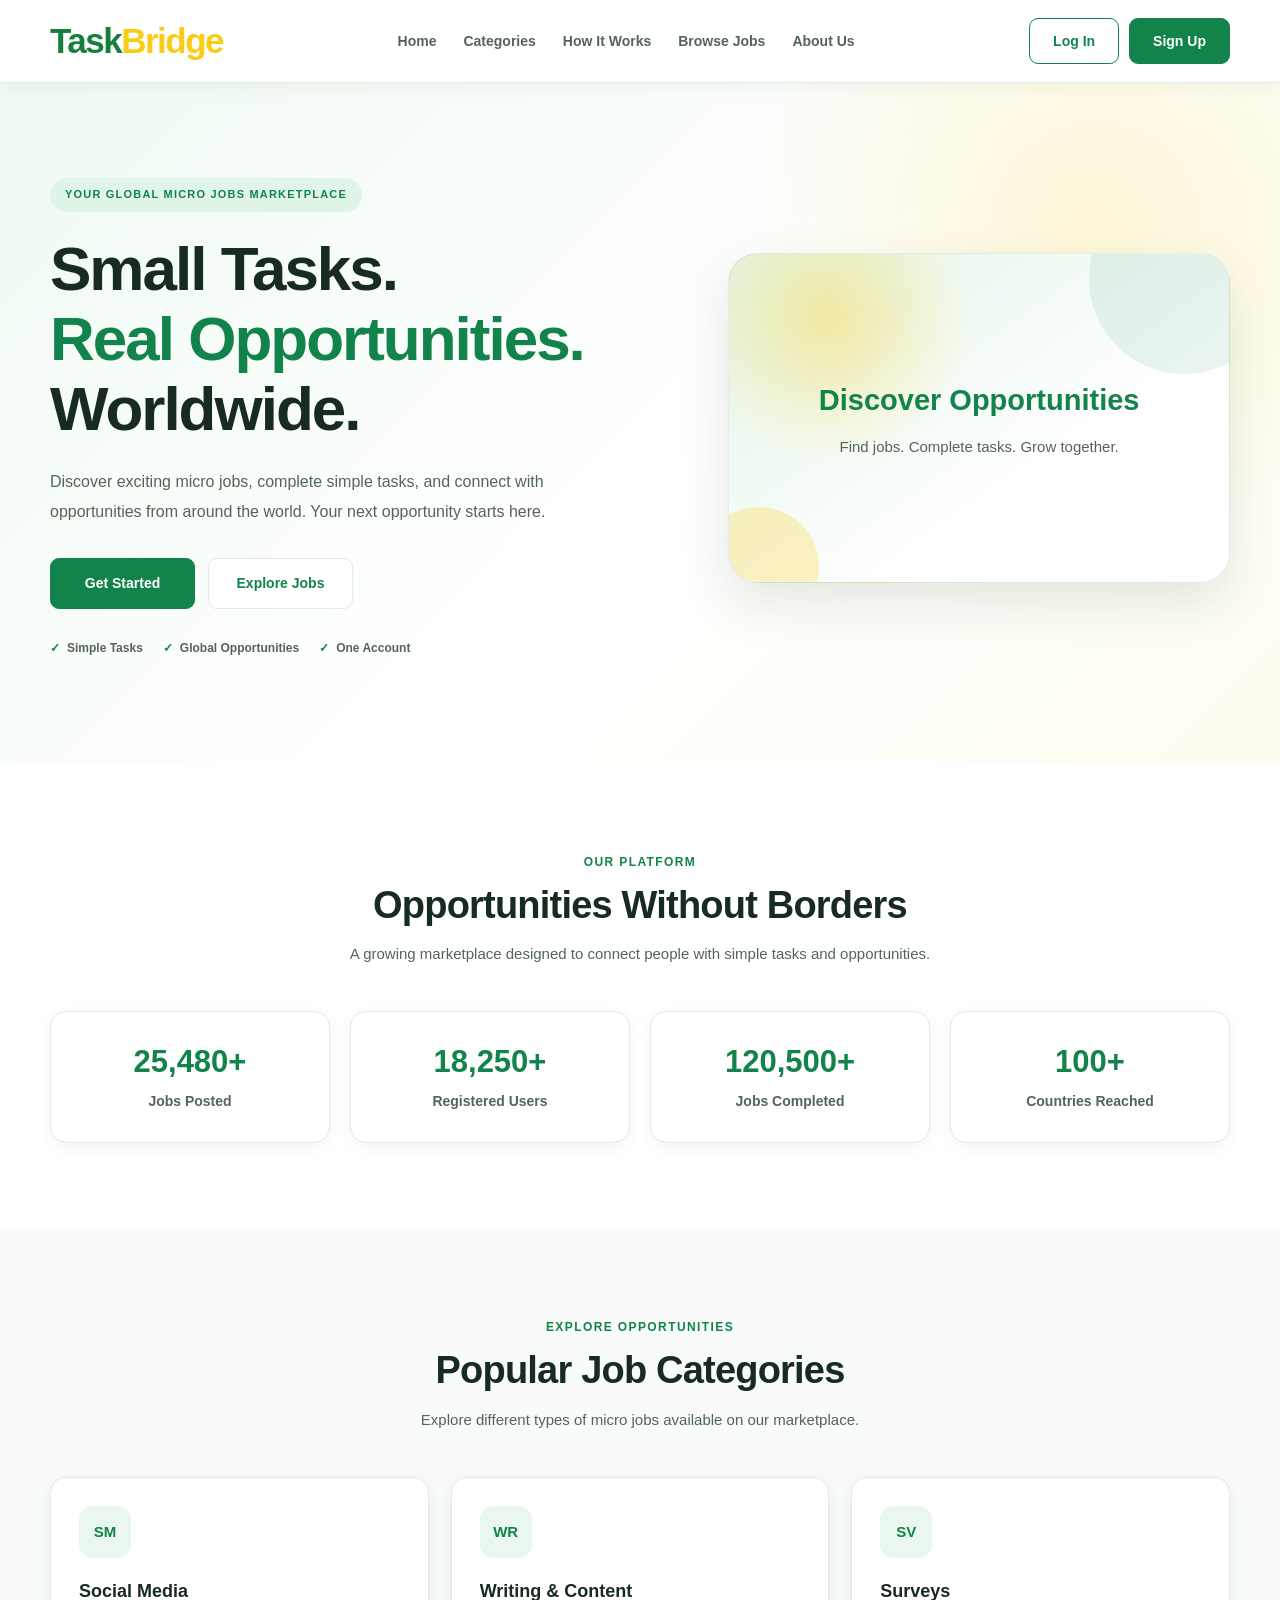
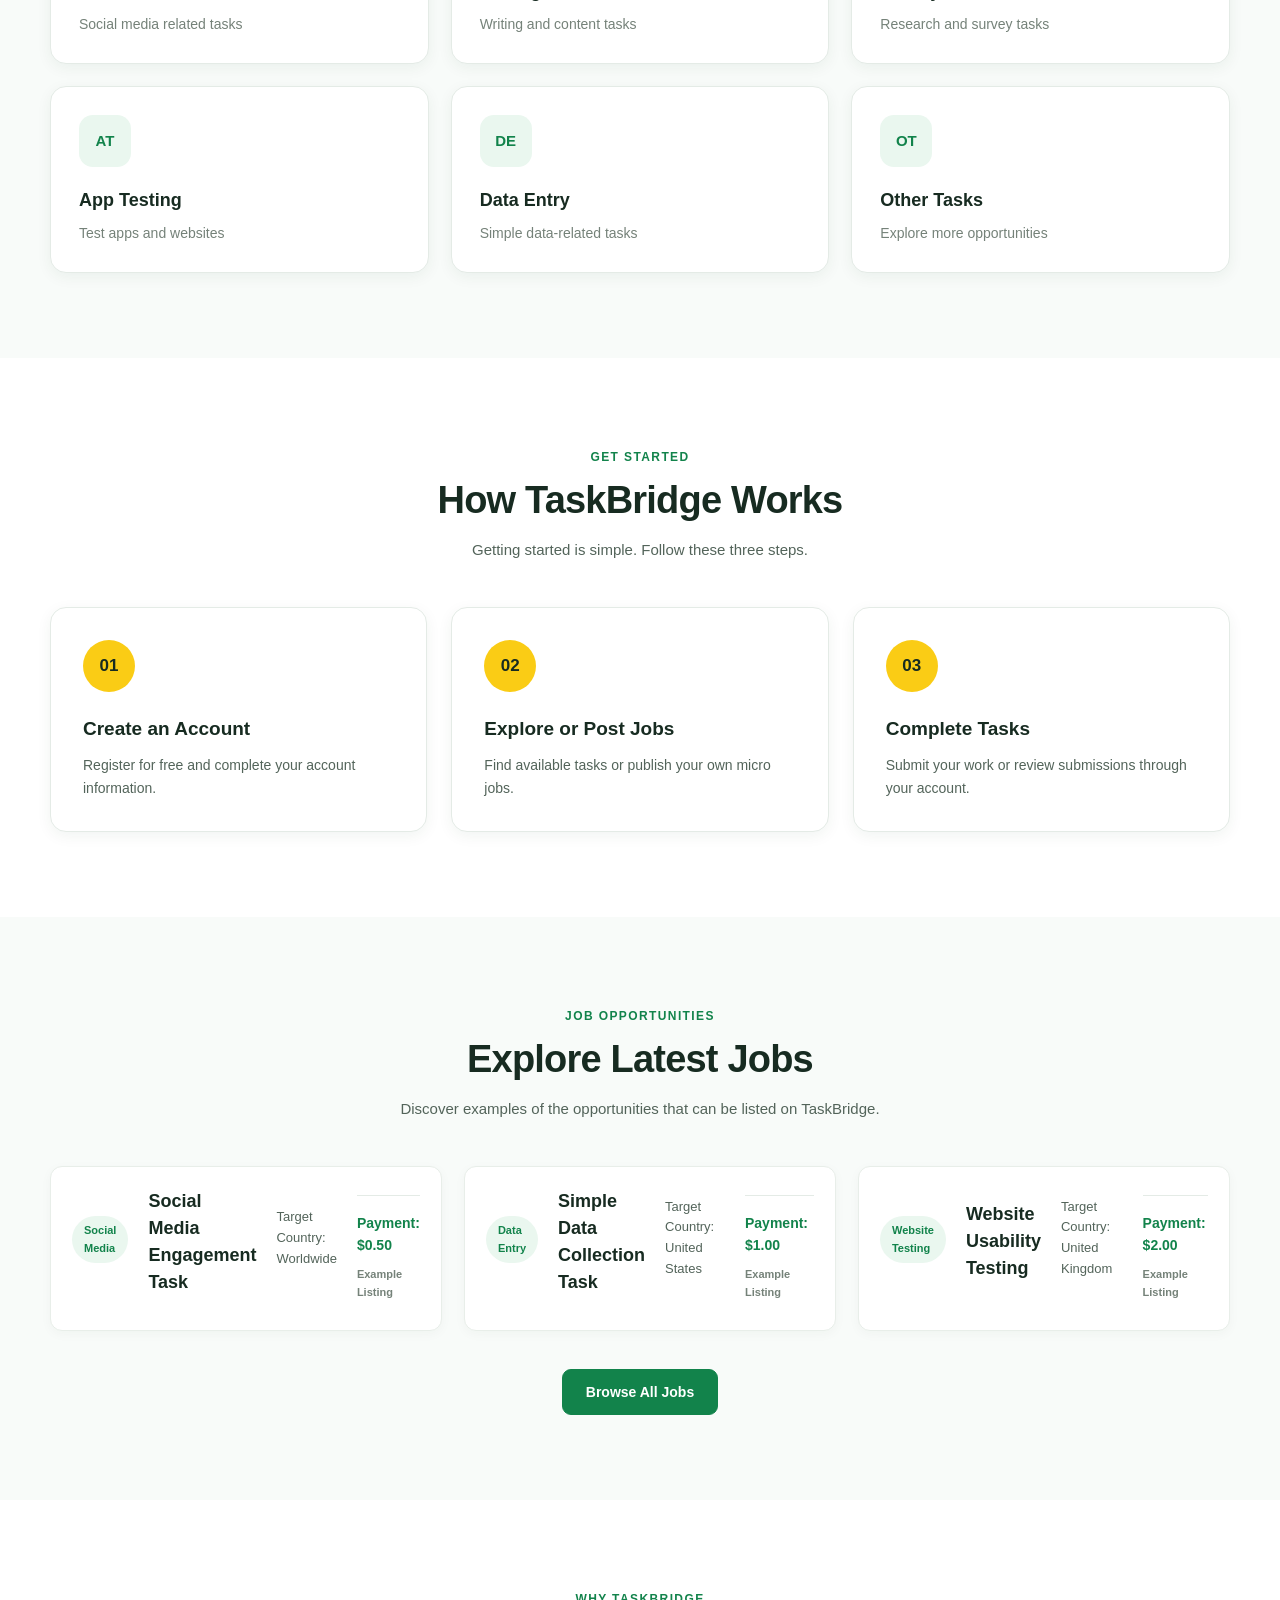
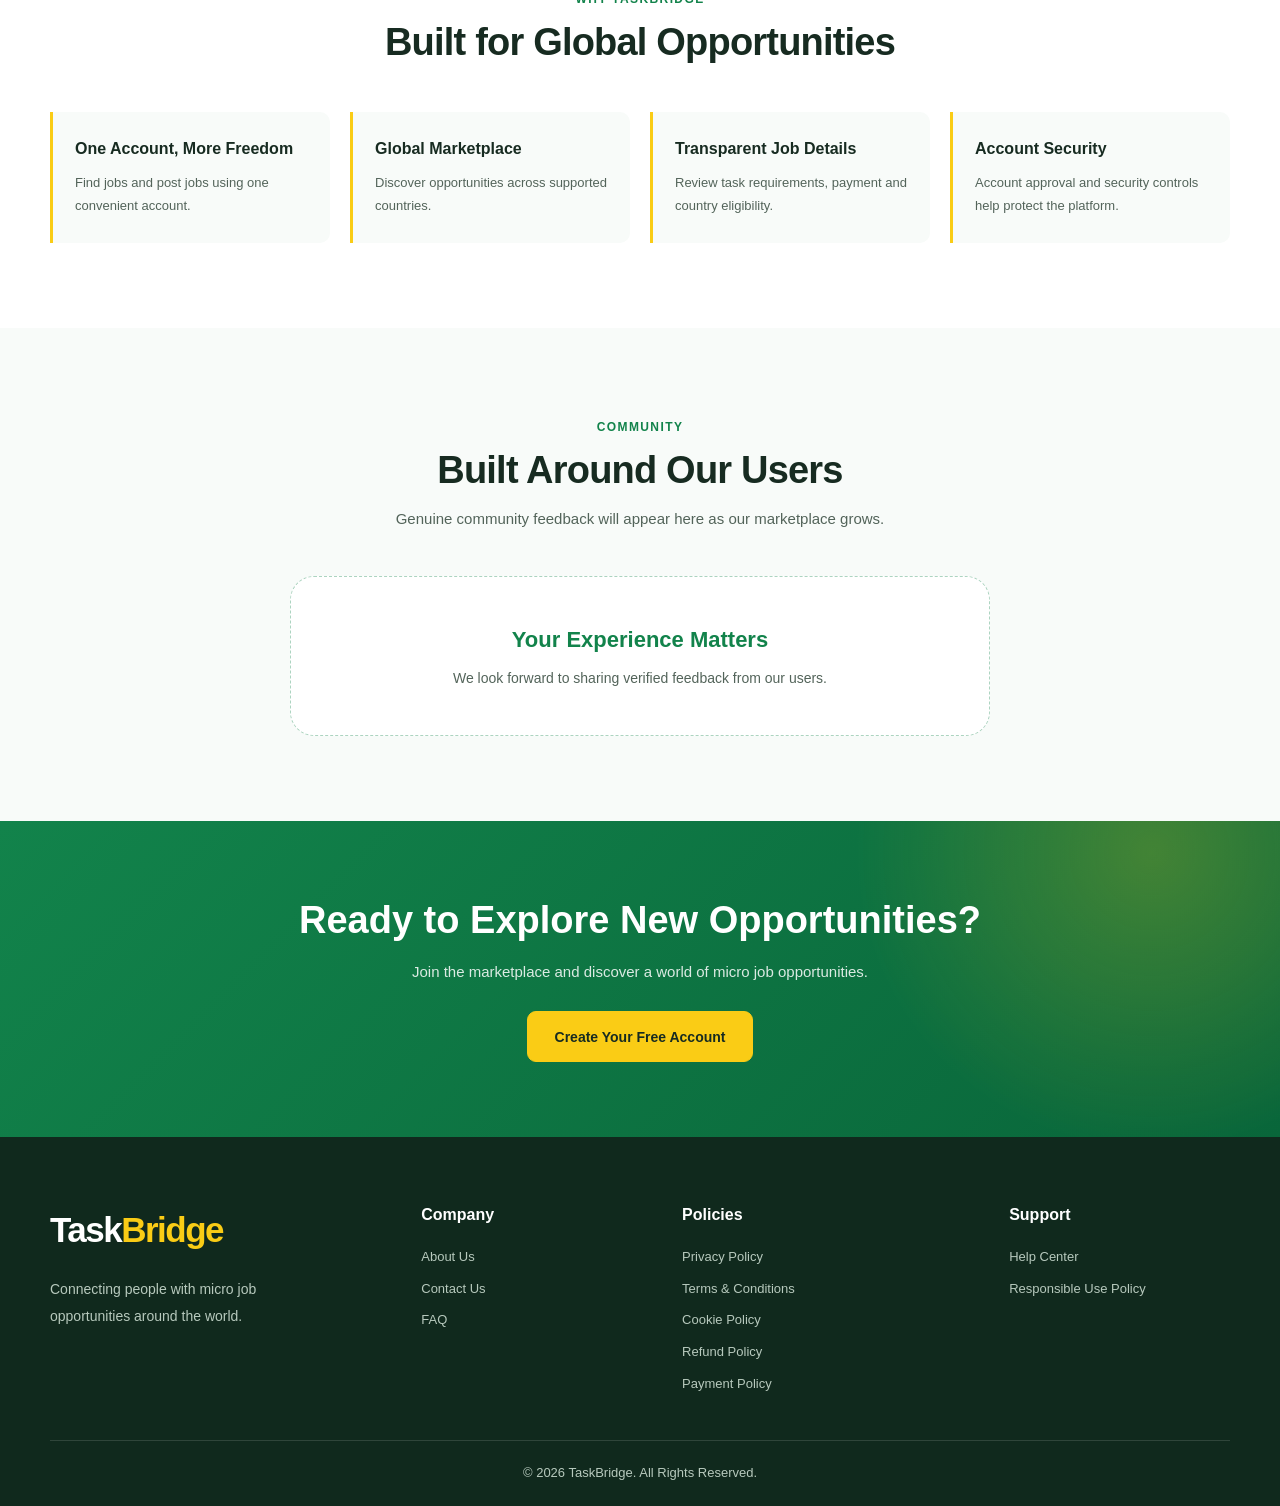
<file: index.html>
<!DOCTYPE html>
<html lang="en">
<head>
    <meta charset="UTF-8">
    <meta name="viewport" content="width=device-width, initial-scale=1.0">

    <title>TaskBridge - Global Micro Jobs Marketplace</title>

    <meta name="description"
          content="Discover micro jobs, complete tasks, and connect with people worldwide on TaskBridge.">

    <link rel="stylesheet" href="./style.css">
    <link rel="stylesheet" href="./register.css">
    <link rel="stylesheet" href="./login.css">
    <link rel="stylesheet" href="./find-job.css">
</head>

<body>

    <!-- ================= HEADER ================= -->

    <header class="site-header">

        <div class="container header-content">

            <a href="index.html" class="logo">
                Task<span>Bridge</span>
            </a>

            <nav class="main-navigation">
                <a href="#home">Home</a>
                <a href="#categories">Categories</a>
                <a href="#how-it-works">How It Works</a>
                <a href="#latest-jobs">Browse Jobs</a>
                <a href="#about">About Us</a>
            </nav>

            <div class="header-actions">
                <a href="login.html" class="btn btn-login">Log In</a>
                <a href="register.html" class="btn btn-signup">Sign Up</a>
            </div>

        </div>

    </header>


    <!-- ================= HERO SECTION ================= -->

    <main>

        <section class="hero-section" id="home">

            <div class="container hero-content">

                <div class="hero-text">

                    <span class="hero-label">
                        YOUR GLOBAL MICRO JOBS MARKETPLACE
                    </span>

                    <h1>
                        Small Tasks.
                        <span>Real Opportunities.</span>
                        Worldwide.
                    </h1>

                    <p>
                        Discover exciting micro jobs, complete simple tasks,
                        and connect with opportunities from around the world.
                        Your next opportunity starts here.
                    </p>

                    <div class="hero-buttons">
                        <a href="register.html" class="btn btn-primary">
                            Get Started
                        </a>

                        <a href="#latest-jobs" class="btn btn-secondary">
                            Explore Jobs
                        </a>
                    </div>

                    <div class="hero-trust">
                        <span>Simple Tasks</span>
                        <span>Global Opportunities</span>
                        <span>One Account</span>
                    </div>

                </div>

                <div class="hero-visual">
                    <!-- Hero illustration will be added with CSS or SVG later -->
                    <div class="hero-placeholder">
                        <h3>Discover Opportunities</h3>
                        <p>Find jobs. Complete tasks. Grow together.</p>
                    </div>
                </div>

            </div>

        </section>


        <!-- ================= STATISTICS ================= -->

        <section class="statistics-section">

            <div class="container">

                <div class="section-heading">
                    <span>OUR PLATFORM</span>
                    <h2>Opportunities Without Borders</h2>
                    <p>
                        A growing marketplace designed to connect people
                        with simple tasks and opportunities.
                    </p>
                </div>

                <div class="statistics-grid">

                    <div class="stat-card">
                        <h3>25,480+</h3>
                        <p>Jobs Posted</p>
                    </div>

                    <div class="stat-card">
                        <h3>18,250+</h3>
                        <p>Registered Users</p>
                    </div>

                    <div class="stat-card">
                        <h3>120,500+</h3>
                        <p>Jobs Completed</p>
                    </div>

                    <div class="stat-card">
                        <h3>100+</h3>
                        <p>Countries Reached</p>
                    </div>

                </div>

                <!--
                    DEMO CONTENT:
                    These figures are illustrative design values only.
                    Replace them with real database statistics before launch.
                -->

            </div>

        </section>


        <!-- ================= CATEGORIES ================= -->

        <section class="categories-section" id="categories">

            <div class="container">

                <div class="section-heading">
                    <span>EXPLORE OPPORTUNITIES</span>
                    <h2>Popular Job Categories</h2>
                    <p>
                        Explore different types of micro jobs
                        available on our marketplace.
                    </p>
                </div>

                <div class="categories-grid">

                    <a href="jobs.html?category=social-media"
                       class="category-card">
                        <div class="category-icon">SM</div>
                        <h3>Social Media</h3>
                        <p>Social media related tasks</p>
                    </a>

                    <a href="jobs.html?category=writing"
                       class="category-card">
                        <div class="category-icon">WR</div>
                        <h3>Writing & Content</h3>
                        <p>Writing and content tasks</p>
                    </a>

                    <a href="jobs.html?category=surveys"
                       class="category-card">
                        <div class="category-icon">SV</div>
                        <h3>Surveys</h3>
                        <p>Research and survey tasks</p>
                    </a>

                    <a href="jobs.html?category=app-testing"
                       class="category-card">
                        <div class="category-icon">AT</div>
                        <h3>App Testing</h3>
                        <p>Test apps and websites</p>
                    </a>

                    <a href="jobs.html?category=data-entry"
                       class="category-card">
                        <div class="category-icon">DE</div>
                        <h3>Data Entry</h3>
                        <p>Simple data-related tasks</p>
                    </a>

                    <a href="jobs.html?category=other"
                       class="category-card">
                        <div class="category-icon">OT</div>
                        <h3>Other Tasks</h3>
                        <p>Explore more opportunities</p>
                    </a>

                </div>

            </div>

        </section>


        <!-- ================= HOW IT WORKS ================= -->

        <section class="how-it-works-section" id="how-it-works">

            <div class="container">

                <div class="section-heading">
                    <span>GET STARTED</span>
                    <h2>How TaskBridge Works</h2>
                    <p>
                        Getting started is simple.
                        Follow these three steps.
                    </p>
                </div>

                <div class="steps-grid">

                    <div class="step-card">
                        <span class="step-number">01</span>
                        <h3>Create an Account</h3>
                        <p>
                            Register for free and complete
                            your account information.
                        </p>
                    </div>

                    <div class="step-card">
                        <span class="step-number">02</span>
                        <h3>Explore or Post Jobs</h3>
                        <p>
                            Find available tasks or publish
                            your own micro jobs.
                        </p>
                    </div>

                    <div class="step-card">
                        <span class="step-number">03</span>
                        <h3>Complete Tasks</h3>
                        <p>
                            Submit your work or review
                            submissions through your account.
                        </p>
                    </div>

                </div>

            </div>

        </section>


        <!-- ================= LATEST JOBS ================= -->

        <section class="latest-jobs-section" id="latest-jobs">

            <div class="container">

                <div class="section-heading">
                    <span>JOB OPPORTUNITIES</span>
                    <h2>Explore Latest Jobs</h2>
                    <p>
                        Discover examples of the opportunities
                        that can be listed on TaskBridge.
                    </p>
                </div>

                <div class="jobs-grid">

                    <article class="job-card">
                        <span class="job-category">Social Media</span>
                        <h3>Social Media Engagement Task</h3>
                        <p>Target Country: Worldwide</p>
                        <div class="job-details">
                            <span>Payment: $0.50</span>
                            <span>Example Listing</span>
                        </div>
                    </article>

                    <article class="job-card">
                        <span class="job-category">Data Entry</span>
                        <h3>Simple Data Collection Task</h3>
                        <p>Target Country: United States</p>
                        <div class="job-details">
                            <span>Payment: $1.00</span>
                            <span>Example Listing</span>
                        </div>
                    </article>

                    <article class="job-card">
                        <span class="job-category">Website Testing</span>
                        <h3>Website Usability Testing</h3>
                        <p>Target Country: United Kingdom</p>
                        <div class="job-details">
                            <span>Payment: $2.00</span>
                            <span>Example Listing</span>
                        </div>
                    </article>

                </div>

                <div class="center-button">
                    <a href="jobs.html" class="btn btn-primary">
                        Browse All Jobs
                    </a>
                </div>

                <!--
                    EXAMPLE LISTINGS:
                    Replace these cards with approved jobs from the database.
                -->

            </div>

        </section>


        <!-- ================= WHY CHOOSE US ================= -->

        <section class="why-choose-section" id="about">

            <div class="container">

                <div class="section-heading">
                    <span>WHY TASKBRIDGE</span>
                    <h2>Built for Global Opportunities</h2>
                </div>

                <div class="features-grid">

                    <div class="feature-card">
                        <h3>One Account, More Freedom</h3>
                        <p>
                            Find jobs and post jobs using
                            one convenient account.
                        </p>
                    </div>

                    <div class="feature-card">
                        <h3>Global Marketplace</h3>
                        <p>
                            Discover opportunities across
                            supported countries.
                        </p>
                    </div>

                    <div class="feature-card">
                        <h3>Transparent Job Details</h3>
                        <p>
                            Review task requirements,
                            payment and country eligibility.
                        </p>
                    </div>

                    <div class="feature-card">
                        <h3>Account Security</h3>
                        <p>
                            Account approval and security
                            controls help protect the platform.
                        </p>
                    </div>

                </div>

            </div>

        </section>


        <!-- ================= TESTIMONIALS ================= -->

        <section class="testimonials-section">

            <div class="container">

                <div class="section-heading">
                    <span>COMMUNITY</span>
                    <h2>Built Around Our Users</h2>
                    <p>
                        Genuine community feedback will appear here
                        as our marketplace grows.
                    </p>
                </div>

                <div class="testimonial-placeholder">
                    <h3>Your Experience Matters</h3>
                    <p>
                        We look forward to sharing verified
                        feedback from our users.
                    </p>
                </div>

            </div>

        </section>


        <!-- ================= CALL TO ACTION ================= -->

        <section class="cta-section">

            <div class="container">

                <h2>Ready to Explore New Opportunities?</h2>

                <p>
                    Join the marketplace and discover
                    a world of micro job opportunities.
                </p>

                <a href="register.html" class="btn btn-cta">
                    Create Your Free Account
                </a>

            </div>

        </section>

    </main>


    <!-- ================= FOOTER ================= -->

    <footer class="site-footer">

        <div class="container">

            <div class="footer-grid">

                <div class="footer-about">
                    <a href="index.html" class="logo">
                        Task<span>Bridge</span>
                    </a>

                    <p>
                        Connecting people with micro job
                        opportunities around the world.
                    </p>
                </div>


                <div class="footer-links">
                    <h3>Company</h3>
                    <a href="about.html">About Us</a>
                    <a href="contact.html">Contact Us</a>
                    <a href="faq.html">FAQ</a>
                </div>


                <div class="footer-links">
                    <h3>Policies</h3>
                    <a href="privacy.html">Privacy Policy</a>
                    <a href="terms.html">Terms & Conditions</a>
                    <a href="cookies.html">Cookie Policy</a>
                    <a href="refund.html">Refund Policy</a>
                    <a href="payment-policy.html">Payment Policy</a>
                </div>


                <div class="footer-links">
                    <h3>Support</h3>
                    <a href="help.html">Help Center</a>
                    <a href="responsible-use.html">Responsible Use Policy</a>
                </div>

            </div>

            <div class="footer-bottom">
                <p>
                    &copy; <span id="current-year">2026</span>
                    TaskBridge. All Rights Reserved.
                </p>
            </div>

        </div>

    </footer>


    <!-- ================= JAVASCRIPT ================= -->

    <script src="script.js"></script>
    <script src="./register.js"></script>
    <script src="./find-job.js"></script>

</body>
</html>
</file>
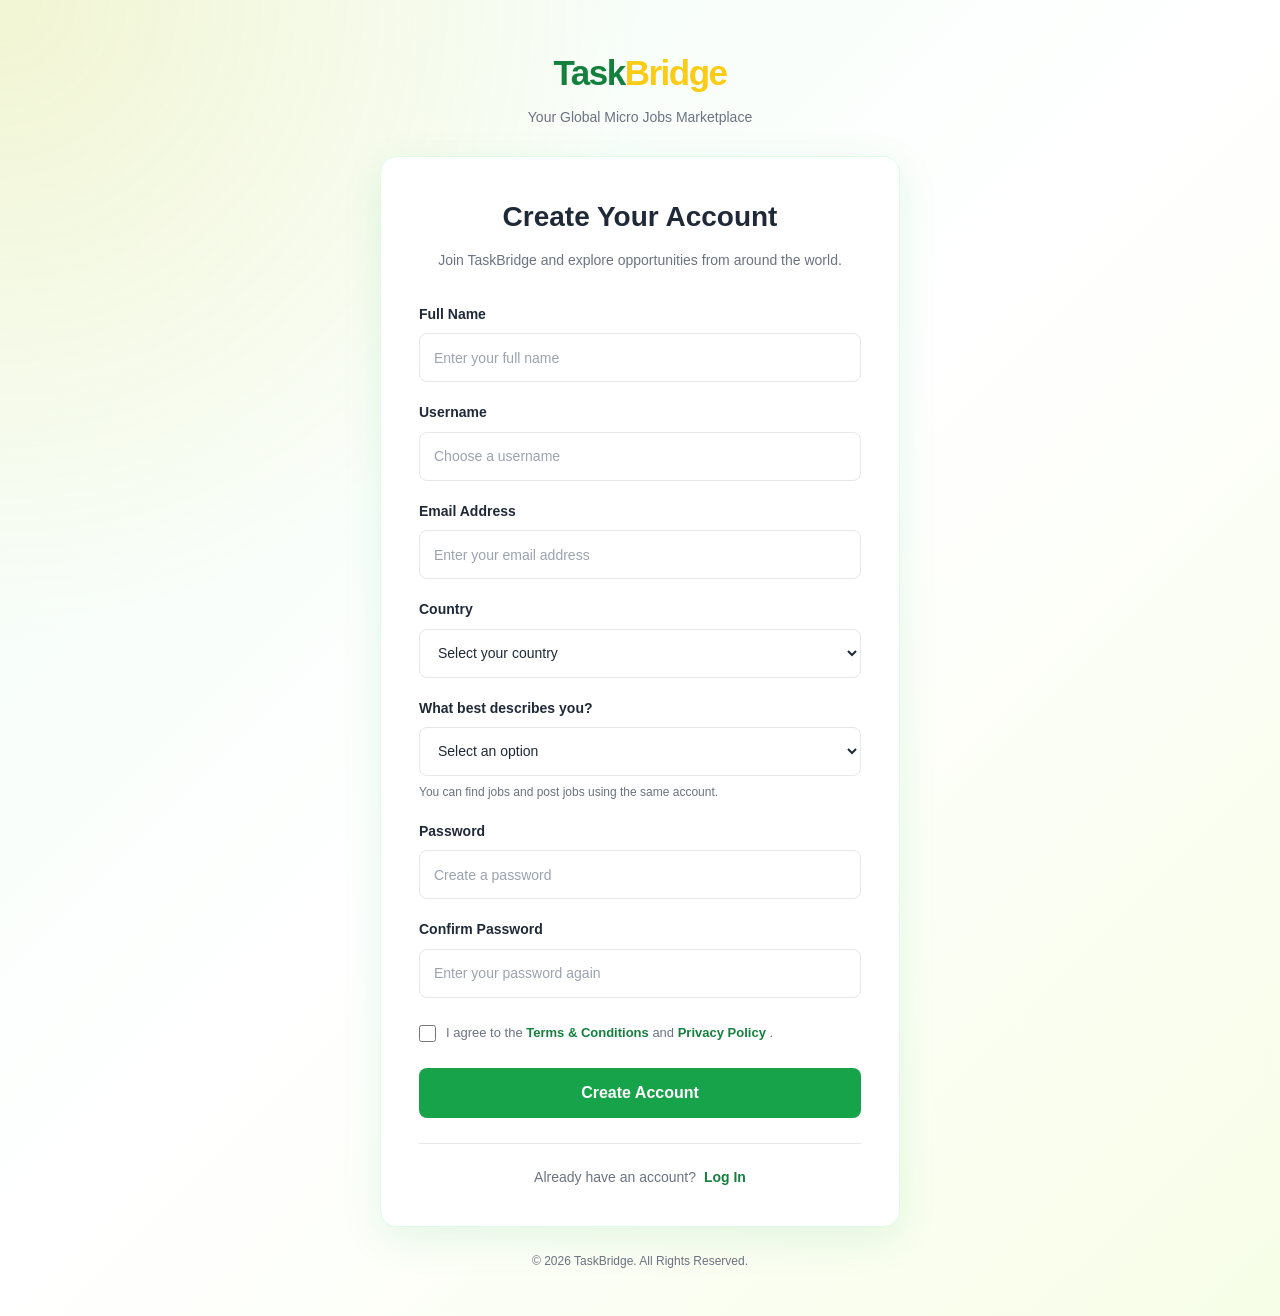
<file: register.html>
<!DOCTYPE html>
<html lang="en">
<head>
    <meta charset="UTF-8">
    <meta name="viewport" content="width=device-width, initial-scale=1.0">

    <title>Create Account - TaskBridge</title>

    <meta name="description" content="Create your free TaskBridge account and discover global micro job opportunities.">

    <link rel="stylesheet" href="./register.css">
</head>

<body>

    <main class="register-page">

        <div class="register-container">

            <!-- Brand -->
            <div class="register-brand">
                <a href="index.html" class="logo">
                    Task<span>Bridge</span>
                </a>

                <p>Your Global Micro Jobs Marketplace</p>
            </div>

            <div class="register-card">

                <!-- STEP 1: REGISTRATION FORM -->
                <section id="registrationStep">

                    <div class="register-heading">
                        <h1>Create Your Account</h1>

                        <p>
                            Join TaskBridge and explore opportunities
                            from around the world.
                        </p>
                    </div>

                    <form id="registerForm">

                        <!-- Full Name -->
                        <div class="form-group">
                            <label for="fullName">Full Name</label>

                            <input
                                type="text"
                                id="fullName"
                                name="fullName"
                                placeholder="Enter your full name"
                                autocomplete="name"
                                required
                            >
                        </div>

                        <!-- Username -->
                        <div class="form-group">
                            <label for="username">Username</label>

                            <input
                                type="text"
                                id="username"
                                name="username"
                                placeholder="Choose a username"
                                autocomplete="username"
                                minlength="3"
                                required
                            >
                        </div>

                        <!-- Email -->
                        <div class="form-group">
                            <label for="email">Email Address</label>

                            <input
                                type="email"
                                id="email"
                                name="email"
                                placeholder="Enter your email address"
                                autocomplete="email"
                                required
                            >
                        </div>

                        <!-- Country -->
                        <div class="form-group">
                            <label for="country">Country</label>

                            <select
                                id="country"
                                name="country"
                                autocomplete="country-name"
                                required
                            >
                                <option value="">Select your country</option>
                                <option value="Bangladesh">Bangladesh</option>
                                <option value="United States">United States</option>
                                <option value="United Kingdom">United Kingdom</option>
                                <option value="Canada">Canada</option>
                                <option value="Australia">Australia</option>
                                <option value="Germany">Germany</option>
                                <option value="France">France</option>
                                <option value="Pakistan">Pakistan</option>
                                <option value="Nigeria">Nigeria</option>
                                <option value="Other">Other</option>
                            </select>
                        </div>

                        <!-- Account Type -->
                        <div class="form-group">
                            <label for="accountType">
                                What best describes you?
                            </label>

                            <select
                                id="accountType"
                                name="accountType"
                                required
                            >
                                <option value="">Select an option</option>

                                <option value="worker">
                                    Worker - I want to complete tasks
                                </option>

                                <option value="advertiser">
                                    Advertiser - I want to post tasks
                                </option>

                                <option value="both">
                                    Both - I want to do both
                                </option>
                            </select>

                            <small>
                                You can find jobs and post jobs using
                                the same account.
                            </small>
                        </div>

                        <!-- Password -->
                        <div class="form-group">
                            <label for="password">Password</label>

                            <input
                                type="password"
                                id="password"
                                name="password"
                                placeholder="Create a password"
                                autocomplete="new-password"
                                minlength="8"
                                required
                            >
                        </div>

                        <!-- Confirm Password -->
                        <div class="form-group">
                            <label for="confirmPassword">
                                Confirm Password
                            </label>

                            <input
                                type="password"
                                id="confirmPassword"
                                name="confirmPassword"
                                placeholder="Enter your password again"
                                autocomplete="new-password"
                                minlength="8"
                                required
                            >
                        </div>

                        <!-- Terms -->
                        <div class="form-checkbox">
                            <input
                                type="checkbox"
                                id="terms"
                                name="terms"
                                required
                            >

                            <label for="terms">
                                I agree to the
                                <a href="terms.html">
                                    Terms & Conditions
                                </a>
                                and
                                <a href="privacy.html">
                                    Privacy Policy
                                </a>.
                            </label>
                        </div>

                        <!-- Registration Message -->
                        <div
                            id="registerMessage"
                            class="form-message"
                            role="alert"
                            aria-live="polite"
                        ></div>

                        <!-- Submit -->
                        <button
                            type="submit"
                            id="registerButton"
                            class="register-button"
                        >
                            Create Account
                        </button>

                    </form>

                    <!-- Login Link -->
                    <div class="login-link">
                        <p>
                            Already have an account?
                            <a href="login.html">Log In</a>
                        </p>
                    </div>

                </section>


                <!-- STEP 2: EMAIL OTP VERIFICATION -->
                <section id="otpStep" hidden>

                    <div class="register-heading">

                        <div class="otp-icon">
                            <span aria-hidden="true">✉</span>
                        </div>

                        <h1>Verify Your Email</h1>

                        <p>
                            We have sent a 6-digit verification code
                            to your email address.
                        </p>

                        <p>
                            <strong id="otpEmail"></strong>
                        </p>

                    </div>

                    <form id="otpForm">

                        <!-- OTP Input -->
                        <div class="form-group otp-form-group">

                            <label for="otpCode">
                                Enter Verification Code
                            </label>

                            <input
                                type="text"
                                id="otpCode"
                                name="otpCode"
                                placeholder="Enter 6-digit OTP"
                                inputmode="numeric"
                                autocomplete="one-time-code"
                                maxlength="6"
                                pattern="[0-9]{6}"
                                required
                            >

                            <small>
                                Enter the 6-digit code sent to your email.
                            </small>

                        </div>

                        <!-- OTP Message -->
                        <div
                            id="otpMessage"
                            class="form-message"
                            role="alert"
                            aria-live="polite"
                        ></div>

                        <!-- Confirm OTP -->
                        <button
                            type="submit"
                            id="verifyOtpButton"
                            class="register-button"
                        >
                            Confirm & Verify
                        </button>

                    </form>

                    <!-- Resend OTP -->
                    <div class="otp-resend-section">

                        <p>
                            Didn't receive the code?
                        </p>

                        <button
                            type="button"
                            id="resendOtpButton"
                            class="resend-otp-button"
                        >
                            Resend OTP
                        </button>

                    </div>

                    <!-- Back to Registration -->
                    <div class="login-link">

                        <button
                            type="button"
                            id="backToRegisterButton"
                            class="back-register-button"
                        >
                            Back to Registration
                        </button>

                    </div>

                </section>


                <!-- STEP 3: REGISTRATION SUCCESS -->
                <section id="successStep" hidden>

                    <div class="success-content">

                        <div class="success-icon">
                            <span aria-hidden="true">✓</span>
                        </div>

                        <h1>Registration Successful!</h1>

                        <p>
                            Your TaskBridge account has been created
                            and your email has been verified successfully.
                        </p>

                        <div class="success-status">
                            <span>Email Status:</span>
                            <strong>Verified</strong>
                        </div>

                        <div class="success-status">
                            <span>Identity Verification:</span>
                            <strong>Unverified</strong>
                        </div>

                        <div
                            id="redirectMessage"
                            class="redirect-message"
                            aria-live="polite"
                        >
                            Redirecting to your dashboard...
                        </div>

                        <div class="redirect-loader">
                            <span></span>
                        </div>

                    </div>

                </section>

            </div>

            <!-- Footer -->
            <div class="register-footer">

                <p>
                    &copy;
                    <span id="current-year">2026</span>
                    TaskBridge. All Rights Reserved.
                </p>

            </div>

        </div>

    </main>

    <script src="./register.js"></script>

</body>
</html>
</file>
<file: style.css>
/* =========================================
   TASKBRIDGE - GLOBAL MICRO JOBS MARKETPLACE
   Green + Yellow + White Theme
========================================= */

/* ---------- 1. ROOT & RESET ---------- */

:root {
    --primary: #12834b;
    --primary-dark: #09663a;
    --primary-light: #eaf7ef;

    --secondary: #facc15;
    --secondary-dark: #eab308;

    --white: #ffffff;
    --background: #f8fbf9;
    --light-gray: #f1f5f2;

    --text-dark: #172b21;
    --text-medium: #53645a;
    --text-light: #758279;

    --border: #e4ebe6;

    --shadow-sm: 0 4px 15px rgba(20, 65, 40, 0.06);
    --shadow-md: 0 10px 30px rgba(20, 65, 40, 0.09);
    --shadow-lg: 0 20px 50px rgba(20, 65, 40, 0.12);

    --radius-sm: 10px;
    --radius-md: 16px;
    --radius-lg: 24px;

    --container-width: 1180px;
}

* {
    margin: 0;
    padding: 0;
    box-sizing: border-box;
}

html {
    scroll-behavior: smooth;
    scroll-padding-top: 90px;
}

body {
    font-family: Arial, Helvetica, sans-serif;
    background: var(--white);
    color: var(--text-dark);
    line-height: 1.7;
    overflow-x: hidden;
}

a {
    text-decoration: none;
    color: inherit;
}

button,
input,
textarea,
select {
    font: inherit;
}

img {
    max-width: 100%;
    display: block;
}

.container {
    width: min(100% - 40px, var(--container-width));
    margin: 0 auto;
}


/* ---------- 2. HEADER ---------- */

.site-header {
    width: 100%;
    position: sticky;
    top: 0;
    z-index: 1000;
    background: rgba(255, 255, 255, 0.97);
    border-bottom: 1px solid var(--border);
    box-shadow: var(--shadow-sm);
    transition: box-shadow 0.3s ease;
}

.header-content {
    min-height: 82px;
    display: flex;
    align-items: center;
    justify-content: space-between;
    gap: 25px;
}

.logo {
    font-size: 27px;
    font-weight: 800;
    letter-spacing: -1.2px;
    color: var(--primary);
    white-space: nowrap;
}

.logo span {
    color: var(--secondary-dark);
}

.main-navigation {
    display: flex;
    align-items: center;
    justify-content: center;
    gap: 27px;
}

.main-navigation a {
    font-size: 14px;
    font-weight: 600;
    color: var(--text-medium);
    transition: color 0.25s ease;
    white-space: nowrap;
}

.main-navigation a:hover {
    color: var(--primary);
}

.header-actions {
    display: flex;
    align-items: center;
    gap: 10px;
    flex-shrink: 0;
}


/* ---------- 3. BUTTONS ---------- */

.btn {
    min-height: 44px;
    display: inline-flex;
    align-items: center;
    justify-content: center;
    padding: 11px 23px;
    border-radius: 9px;
    font-size: 14px;
    font-weight: 700;
    text-align: center;
    cursor: pointer;
    transition: all 0.25s ease;
}

.btn-login {
    color: var(--primary);
    border: 1px solid var(--primary);
    background: var(--white);
}

.btn-login:hover {
    background: var(--primary-light);
}

.btn-signup,
.btn-primary {
    background: var(--primary);
    color: var(--white);
    border: 1px solid var(--primary);
}

.btn-signup:hover,
.btn-primary:hover {
    background: var(--primary-dark);
    border-color: var(--primary-dark);
    transform: translateY(-2px);
    box-shadow: var(--shadow-md);
}

.btn-secondary {
    background: var(--white);
    color: var(--primary);
    border: 1px solid var(--border);
}

.btn-secondary:hover {
    border-color: var(--primary);
    background: var(--primary-light);
}


/* ---------- 4. HERO SECTION ---------- */

.hero-section {
    position: relative;
    overflow: hidden;
    padding: 95px 0 105px;
    background:
        radial-gradient(circle at 85% 20%, rgba(250, 204, 21, 0.16), transparent 28%),
        linear-gradient(135deg, #f0faf3 0%, #ffffff 55%, #fffdf1 100%);
}

.hero-content {
    display: grid;
    grid-template-columns: 1.1fr 0.9fr;
    align-items: center;
    gap: 65px;
}

.hero-text {
    max-width: 650px;
}

.hero-label {
    display: inline-block;
    padding: 8px 15px;
    margin-bottom: 22px;
    border-radius: 50px;
    background: #e0f4e7;
    color: var(--primary);
    font-size: 11px;
    font-weight: 800;
    letter-spacing: 1.2px;
}

.hero-text h1 {
    font-size: clamp(40px, 5vw, 62px);
    line-height: 1.13;
    letter-spacing: -2px;
    font-weight: 800;
    margin-bottom: 23px;
    color: var(--text-dark);
}

.hero-text h1 span {
    display: block;
    color: var(--primary);
}

.hero-text > p {
    max-width: 560px;
    font-size: 16px;
    color: var(--text-medium);
    line-height: 1.9;
    margin-bottom: 30px;
}

.hero-buttons {
    display: flex;
    flex-wrap: wrap;
    gap: 13px;
    margin-bottom: 30px;
}

.hero-buttons .btn {
    min-width: 145px;
    min-height: 51px;
}

.hero-trust {
    display: flex;
    flex-wrap: wrap;
    gap: 20px;
}

.hero-trust span {
    font-size: 12px;
    font-weight: 600;
    color: var(--text-medium);
}

.hero-trust span::before {
    content: "✓";
    color: var(--primary);
    font-weight: 800;
    margin-right: 7px;
}


/* ---------- 5. HERO VISUAL ---------- */

.hero-visual {
    min-height: 390px;
    display: flex;
    align-items: center;
    justify-content: center;
    position: relative;
}

.hero-placeholder {
    width: 100%;
    min-height: 330px;
    padding: 45px 30px;
    display: flex;
    flex-direction: column;
    justify-content: center;
    align-items: center;
    text-align: center;
    position: relative;
    overflow: hidden;
    border: 1px solid rgba(18, 131, 75, 0.12);
    border-radius: 30px;
    background:
        radial-gradient(circle at 20% 20%, rgba(250, 204, 21, 0.35), transparent 30%),
        linear-gradient(145deg, #e2f5e8, #ffffff 65%);
    box-shadow: var(--shadow-lg);
}

.hero-placeholder::before,
.hero-placeholder::after {
    content: "";
    position: absolute;
    border-radius: 50%;
}

.hero-placeholder::before {
    width: 190px;
    height: 190px;
    top: -70px;
    right: -50px;
    background: rgba(18, 131, 75, 0.09);
}

.hero-placeholder::after {
    width: 120px;
    height: 120px;
    bottom: -45px;
    left: -30px;
    background: rgba(250, 204, 21, 0.25);
}

.hero-placeholder h3 {
    position: relative;
    z-index: 1;
    color: var(--primary);
    font-size: 29px;
    margin-bottom: 12px;
}

.hero-placeholder p {
    position: relative;
    z-index: 1;
    max-width: 300px;
    color: var(--text-medium);
    font-size: 15px;
}


/* ---------- 6. COMMON SECTION HEADING ---------- */

.statistics-section,
.categories-section,
.how-it-works-section,
.latest-jobs-section,
.why-choose-section,
.testimonials-section {
    padding: 85px 0;
}

.section-heading {
    max-width: 650px;
    margin: 0 auto 45px;
    text-align: center;
}

.section-heading > span {
    display: inline-block;
    margin-bottom: 10px;
    color: var(--primary);
    font-size: 12px;
    font-weight: 800;
    letter-spacing: 1.4px;
}

.section-heading h2 {
    color: var(--text-dark);
    font-size: clamp(27px, 3vw, 38px);
    line-height: 1.25;
    letter-spacing: -0.8px;
    margin-bottom: 13px;
}

.section-heading p {
    color: var(--text-medium);
    font-size: 15px;
}


/* ---------- 7. STATISTICS ---------- */

.statistics-section {
    background: var(--white);
}

.statistics-grid {
    display: grid;
    grid-template-columns: repeat(4, 1fr);
    gap: 20px;
}

.stat-card {
    padding: 30px 20px;
    text-align: center;
    border: 1px solid var(--border);
    border-radius: var(--radius-md);
    background: var(--white);
    box-shadow: var(--shadow-sm);
    transition: all 0.3s ease;
}

.stat-card:hover {
    transform: translateY(-6px);
    border-color: rgba(18, 131, 75, 0.3);
    box-shadow: var(--shadow-md);
}

.stat-card h3 {
    color: var(--primary);
    font-size: 31px;
    line-height: 1.3;
    font-weight: 800;
    margin-bottom: 7px;
}

.stat-card p {
    color: var(--text-medium);
    font-size: 14px;
    font-weight: 600;
}


/* ---------- 8. CATEGORIES ---------- */

.categories-section {
    background: var(--background);
}

.categories-grid {
    display: grid;
    grid-template-columns: repeat(3, 1fr);
    gap: 22px;
}

.category-card {
    padding: 28px;
    border: 1px solid var(--border);
    border-radius: var(--radius-md);
    background: var(--white);
    box-shadow: var(--shadow-sm);
    transition: all 0.3s ease;
}

.category-card:hover {
    transform: translateY(-6px);
    border-color: var(--primary);
    box-shadow: var(--shadow-md);
}

.category-icon {
    width: 52px;
    height: 52px;
    display: flex;
    align-items: center;
    justify-content: center;
    margin-bottom: 19px;
    border-radius: 14px;
    background: var(--primary-light);
    color: var(--primary);
    font-size: 15px;
    font-weight: 800;
    transition: all 0.3s ease;
}

.category-card:hover .category-icon {
    background: var(--primary);
    color: var(--white);
}

.category-card h3 {
    color: var(--text-dark);
    font-size: 18px;
    margin-bottom: 7px;
}

.category-card p {
    color: var(--text-light);
    font-size: 14px;
}


/* ---------- 9. HOW IT WORKS ---------- */

.how-it-works-section {
    background: var(--white);
}

.steps-grid {
    display: grid;
    grid-template-columns: repeat(3, 1fr);
    gap: 24px;
}

.step-card {
    padding: 32px;
    position: relative;
    border: 1px solid var(--border);
    border-radius: var(--radius-md);
    background: var(--white);
    box-shadow: var(--shadow-sm);
    transition: all 0.3s ease;
}

.step-card:hover {
    transform: translateY(-5px);
    box-shadow: var(--shadow-md);
}

.step-number {
    display: inline-flex;
    align-items: center;
    justify-content: center;
    width: 52px;
    height: 52px;
    margin-bottom: 22px;
    border-radius: 50%;
    background: var(--secondary);
    color: var(--text-dark);
    font-size: 17px;
    font-weight: 800;
}

.step-card h3 {
    color: var(--text-dark);
    font-size: 19px;
    margin-bottom: 10px;
}

.step-card p {
    color: var(--text-medium);
    font-size: 14px;
}


/* ---------- 10. LATEST JOBS ---------- */

.latest-jobs-section {
    background: var(--background);
}

.jobs-grid {
    display: grid;
    grid-template-columns: repeat(3, 1fr);
    gap: 22px;
}

.job-card {
    padding: 27px;
    border: 1px solid var(--border);
    border-radius: var(--radius-md);
    background: var(--white);
    box-shadow: var(--shadow-sm);
    transition: all 0.3s ease;
}

.job-card:hover {
    transform: translateY(-6px);
    border-color: rgba(18, 131, 75, 0.35);
    box-shadow: var(--shadow-md);
}

.job-category {
    display: inline-block;
    padding: 6px 12px;
    margin-bottom: 17px;
    border-radius: 50px;
    background: var(--primary-light);
    color: var(--primary);
    font-size: 11px;
    font-weight: 800;
}

.job-card h3 {
    color: var(--text-dark);
    font-size: 18px;
    line-height: 1.5;
    margin-bottom: 13px;
}

.job-card > p {
    color: var(--text-medium);
    font-size: 13px;
    margin-bottom: 20px;
}

.job-details {
    display: flex;
    flex-wrap: wrap;
    align-items: center;
    justify-content: space-between;
    gap: 10px;
    padding-top: 16px;
    border-top: 1px solid var(--border);
}

.job-details span:first-child {
    color: var(--primary);
    font-size: 14px;
    font-weight: 800;
}

.job-details span:last-child {
    color: var(--text-light);
    font-size: 11px;
    font-weight: 600;
}

.center-button {
    display: flex;
    justify-content: center;
    margin-top: 38px;
}


/* ---------- 11. WHY CHOOSE US ---------- */

.why-choose-section {
    background: var(--white);
}

.features-grid {
    display: grid;
    grid-template-columns: repeat(4, 1fr);
    gap: 20px;
}

.feature-card {
    padding: 25px 22px;
    border-left: 3px solid var(--secondary);
    border-radius: 0 var(--radius-sm) var(--radius-sm) 0;
    background: var(--background);
    transition: all 0.3s ease;
}

.feature-card:hover {
    border-left-color: var(--primary);
    transform: translateY(-4px);
    box-shadow: var(--shadow-sm);
}

.feature-card h3 {
    color: var(--text-dark);
    font-size: 16px;
    line-height: 1.5;
    margin-bottom: 10px;
}

.feature-card p {
    color: var(--text-medium);
    font-size: 13px;
    line-height: 1.8;
}


/* ---------- 12. TESTIMONIALS ---------- */

.testimonials-section {
    background: var(--background);
}

.testimonial-placeholder {
    max-width: 700px;
    margin: 0 auto;
    padding: 45px 30px;
    text-align: center;
    border: 1px dashed rgba(18, 131, 75, 0.35);
    border-radius: var(--radius-lg);
    background: var(--white);
}

.testimonial-placeholder h3 {
    color: var(--primary);
    font-size: 22px;
    margin-bottom: 10px;
}

.testimonial-placeholder p {
    color: var(--text-medium);
    font-size: 14px;
}


/* ---------- 13. CALL TO ACTION ---------- */

.cta-section {
    padding: 75px 20px;
    text-align: center;
    background:
        radial-gradient(circle at 90% 10%, rgba(250, 204, 21, 0.23), transparent 25%),
        linear-gradient(135deg, var(--primary), var(--primary-dark));
}

.cta-section h2 {
    max-width: 750px;
    margin: 0 auto 15px;
    color: var(--white);
    font-size: clamp(27px, 4vw, 38px);
    line-height: 1.3;
}

.cta-section p {
    max-width: 580px;
    margin: 0 auto 27px;
    color: rgba(255, 255, 255, 0.85);
    font-size: 15px;
}

.btn-cta {
    min-height: 51px;
    padding: 13px 27px;
    background: var(--secondary);
    color: var(--text-dark);
    border: 1px solid var(--secondary);
}

.btn-cta:hover {
    background: var(--secondary-dark);
    border-color: var(--secondary-dark);
    transform: translateY(-3px);
    box-shadow: var(--shadow-md);
}


/* ---------- 14. FOOTER ---------- */

.site-footer {
    padding: 65px 0 0;
    background: #10291d;
    color: var(--white);
}

.footer-grid {
    display: grid;
    grid-template-columns: 1.5fr 1fr 1.3fr 1fr;
    gap: 40px;
    padding-bottom: 45px;
}

.footer-about .logo {
    display: inline-block;
    margin-bottom: 18px;
    color: var(--white);
}

.footer-about .logo span {
    color: var(--secondary);
}

.footer-about p {
    max-width: 280px;
    color: #b7c9bd;
    font-size: 14px;
    line-height: 1.9;
}

.footer-links {
    display: flex;
    flex-direction: column;
    align-items: flex-start;
    gap: 11px;
}

.footer-links h3 {
    margin-bottom: 8px;
    color: var(--white);
    font-size: 16px;
}

.footer-links a {
    color: #b7c9bd;
    font-size: 13px;
    transition: color 0.25s ease;
}

.footer-links a:hover {
    color: var(--secondary);
}

.footer-bottom {
    padding: 22px 0;
    text-align: center;
    border-top: 1px solid rgba(255, 255, 255, 0.13);
}

.footer-bottom p {
    color: #b7c9bd;
    font-size: 13px;
}


/* ---------- 15. TABLET RESPONSIVE ---------- */

@media (max-width: 1024px) {

    .header-content {
        gap: 15px;
    }

    .main-navigation {
        gap: 15px;
    }

    .main-navigation a {
        font-size: 13px;
    }

    .hero-content {
        gap: 35px;
    }

    .features-grid {
        grid-template-columns: repeat(2, 1fr);
    }

    .footer-grid {
        grid-template-columns: repeat(2, 1fr);
    }
}


/* ---------- 16. MOBILE RESPONSIVE ---------- */

@media (max-width: 768px) {

    .container {
        width: min(100% - 30px, var(--container-width));
    }

    .header-content {
        min-height: auto;
        padding-top: 16px;
        padding-bottom: 14px;
        flex-wrap: wrap;
        justify-content: space-between;
    }

    .logo {
        font-size: 24px;
    }

    .header-actions {
        gap: 7px;
    }

    .header-actions .btn {
        min-height: 38px;
        padding: 8px 13px;
        font-size: 12px;
    }

    .main-navigation {
        width: 100%;
        order: 3;
        justify-content: flex-start;
        gap: 22px;
        padding-top: 12px;
        overflow-x: auto;
        scrollbar-width: thin;
        scrollbar-color: var(--primary) var(--light-gray);
    }

    .main-navigation a {
        font-size: 12px;
        padding-bottom: 5px;
    }

    .hero-section {
        padding: 65px 0 70px;
    }

    .hero-content {
        grid-template-columns: 1fr;
        gap: 40px;
    }

    .hero-text {
        max-width: 100%;
    }

    .hero-text h1 {
        font-size: clamp(37px, 9vw, 52px);
    }

    .hero-text > p {
        font-size: 14px;
    }

    .hero-visual {
        min-height: 260px;
    }

    .hero-placeholder {
        min-height: 260px;
    }

    .hero-placeholder h3 {
        font-size: 24px;
    }

    .statistics-section,
    .categories-section,
    .how-it-works-section,
    .latest-jobs-section,
    .why-choose-section,
    .testimonials-section {
        padding: 65px 0;
    }

    .statistics-grid {
        grid-template-columns: repeat(2, 1fr);
        gap: 13px;
    }

    .stat-card {
        padding: 23px 12px;
    }

    .stat-card h3 {
        font-size: 25px;
    }

    .stat-card p {
        font-size: 12px;
    }

    .categories-grid {
        grid-template-columns: repeat(2, 1fr);
        gap: 14px;
    }

    .category-card {
        padding: 21px 17px;
    }

    .category-card h3 {
        font-size: 16px;
    }

    .category-card p {
        font-size: 12px;
    }

    .steps-grid {
        grid-template-columns: 1fr;
        gap: 16px;
    }

    .step-card {
        padding: 25px;
    }

    .jobs-grid {
        grid-template-columns: 1fr;
        gap: 16px;
    }

    .job-card {
        padding: 24px;
    }

    .section-heading {
        margin-bottom: 32px;
    }

    .section-heading h2 {
        font-size: 29px;
    }

    .section-heading p {
        font-size: 13px;
    }

    .cta-section {
        padding: 60px 20px;
    }

    .footer-grid {
        grid-template-columns: repeat(2, 1fr);
        gap: 32px 22px;
    }
}


/* ---------- 17. SMALL MOBILE ---------- */

@media (max-width: 480px) {

    .container {
        width: calc(100% - 28px);
    }

    .header-content {
        gap: 12px;
    }

    .logo {
        font-size: 22px;
    }

    .header-actions .btn {
        padding: 7px 10px;
        font-size: 11px;
    }

    .main-navigation {
        gap: 18px;
    }

    .main-navigation a {
        font-size: 11px;
    }

    .hero-section {
        padding: 55px 0;
    }

    .hero-text h1 {
        font-size: 37px;
        letter-spacing: -1.4px;
    }

    .hero-text > p {
        font-size: 13px;
        line-height: 1.8;
    }

    .hero-buttons {
        flex-direction: column;
        align-items: stretch;
    }

    .hero-buttons .btn {
        width: 100%;
    }

    .hero-trust {
        gap: 10px 15px;
    }

    .hero-trust span {
        font-size: 11px;
    }

    .hero-placeholder {
        min-height: 230px;
        padding: 30px 20px;
    }

    .hero-placeholder h3 {
        font-size: 21px;
    }

    .statistics-grid {
        gap: 10px;
    }

    .stat-card h3 {
        font-size: 22px;
    }

    .categories-grid {
        grid-template-columns: 1fr;
    }

    .category-card {
        display: flex;
        flex-direction: column;
        align-items: flex-start;
    }

    .features-grid {
        grid-template-columns: 1fr;
    }

    .section-heading h2 {
        font-size: 26px;
    }

    .footer-grid {
        grid-template-columns: 1fr;
        gap: 30px;
    }

    .footer-about p {
        max-width: 100%;
    }

    .testimonial-placeholder {
        padding: 35px 20px;
    }

    .testimonial-placeholder h3 {
        font-size: 19px;
    }
}


/* ---------- 18. ACCESSIBILITY & INTERACTION ---------- */

a:focus-visible,
button:focus-visible {
    outline: 3px solid var(--secondary);
    outline-offset: 4px;
}

::selection {
    background: var(--secondary);
    color: var(--text-dark);
}

@media (prefers-reduced-motion: reduce) {

    *,
    *::before,
    *::after {
        scroll-behavior: auto !important;
        animation-duration: 0.01ms !important;
        animation-iteration-count: 1 !important;
        transition-duration: 0.01ms !important;
    }
}
</file>
<file: register.css>
/* =========================================
   TASKBRIDGE - REGISTRATION PAGE
   Green + Yellow + White Theme
========================================= */

/* CSS RESET */

* {
    margin: 0;
    padding: 0;
    box-sizing: border-box;
}

:root {
    --primary-green: #16a34a;
    --dark-green: #15803d;
    --light-green: #f0fdf4;
    --yellow: #facc15;
    --dark-yellow: #eab308;
    --white: #ffffff;
    --dark-text: #1f2937;
    --gray-text: #6b7280;
    --light-gray: #f3f4f6;
    --border-color: #e5e7eb;
    --danger: #dc2626;
}

/* BODY */

body {
    font-family: Arial, Helvetica, sans-serif;
    background: #f0fdf4;
    color: var(--dark-text);
    line-height: 1.6;
    min-height: 100vh;
}

/* MAIN PAGE */

.register-page {
    width: 100%;
    min-height: 100vh;
    padding: 45px 20px;
    display: flex;
    justify-content: center;
    align-items: center;
    background:
        radial-gradient(
            circle at top left,
            rgba(250, 204, 21, 0.15),
            transparent 35%
        ),
        linear-gradient(
            135deg,
            #f0fdf4,
            #ffffff,
            #f7fee7
        );
}

/* MAIN CONTAINER */

.register-container {
    width: 100%;
    max-width: 520px;
    margin: 0 auto;
}

/* BRAND */

.register-brand {
    text-align: center;
    margin-bottom: 28px;
}

.logo {
    display: inline-block;
    font-size: 35px;
    font-weight: 800;
    color: var(--dark-green);
    text-decoration: none;
    letter-spacing: -1.5px;
}

.logo span {
    color: var(--yellow);
}

.register-brand p {
    margin-top: 5px;
    color: var(--gray-text);
    font-size: 14px;
}

/* REGISTRATION CARD */

.register-card {
    background: var(--white);
    padding: 38px;
    border-radius: 16px;
    border: 1px solid #dcfce7;
    box-shadow: 0 12px 40px rgba(22, 163, 74, 0.10);
}

/* HEADING */

.register-heading {
    text-align: center;
    margin-bottom: 30px;
}

.register-heading h1 {
    font-size: 28px;
    font-weight: 800;
    color: var(--dark-text);
    margin-bottom: 9px;
}

.register-heading p {
    font-size: 14px;
    color: var(--gray-text);
    line-height: 1.7;
}

/* FORM GROUP */

.form-group {
    margin-bottom: 19px;
}

.form-group label {
    display: block;
    margin-bottom: 8px;
    font-size: 14px;
    font-weight: 700;
    color: var(--dark-text);
}

/* INPUTS AND SELECT */

.form-group input,
.form-group select {
    width: 100%;
    height: 49px;
    padding: 0 14px;
    border: 1px solid var(--border-color);
    border-radius: 8px;
    outline: none;
    background: var(--white);
    color: var(--dark-text);
    font-family: inherit;
    font-size: 14px;
    transition: border-color 0.25s ease,
                box-shadow 0.25s ease;
}

.form-group input::placeholder {
    color: #9ca3af;
}

.form-group input:focus,
.form-group select:focus {
    border-color: var(--primary-green);
    box-shadow: 0 0 0 3px rgba(22, 163, 74, 0.12);
}

.form-group select {
    cursor: pointer;
}

/* SMALL DESCRIPTION */

.form-group small {
    display: block;
    margin-top: 7px;
    color: var(--gray-text);
    font-size: 12px;
    line-height: 1.5;
}

/* CHECKBOX */

.form-checkbox {
    display: flex;
    align-items: flex-start;
    gap: 10px;
    margin: 24px 0;
}

.form-checkbox input {
    width: 17px;
    height: 17px;
    margin-top: 3px;
    flex-shrink: 0;
    accent-color: var(--primary-green);
    cursor: pointer;
}

.form-checkbox label {
    color: var(--gray-text);
    font-size: 13px;
    line-height: 1.7;
}

.form-checkbox a {
    color: var(--dark-green);
    font-weight: 700;
    text-decoration: none;
}

.form-checkbox a:hover {
    text-decoration: underline;
}

/* REGISTER BUTTON */

.register-button {
    width: 100%;
    min-height: 50px;
    padding: 12px 20px;
    border: none;
    border-radius: 8px;
    background: var(--primary-green);
    color: var(--white);
    font-size: 16px;
    font-weight: 700;
    font-family: inherit;
    cursor: pointer;
    transition: background 0.25s ease,
                transform 0.25s ease,
                box-shadow 0.25s ease;
}

.register-button:hover {
    background: var(--dark-green);
    transform: translateY(-2px);
    box-shadow: 0 6px 15px rgba(22, 163, 74, 0.20);
}

.register-button:active {
    transform: translateY(0);
}

/* LOGIN LINK */

.login-link {
    text-align: center;
    margin-top: 25px;
    padding-top: 22px;
    border-top: 1px solid var(--border-color);
}

.login-link p {
    color: var(--gray-text);
    font-size: 14px;
}

.login-link a {
    color: var(--dark-green);
    font-weight: 700;
    text-decoration: none;
    margin-left: 4px;
}

.login-link a:hover {
    text-decoration: underline;
}

/* FOOTER */

.register-footer {
    text-align: center;
    margin-top: 25px;
}

.register-footer p {
    color: var(--gray-text);
    font-size: 12px;
}

/* TABLET RESPONSIVE */

@media (max-width: 768px) {

    .register-page {
        padding: 35px 18px;
    }

    .register-container {
        max-width: 500px;
    }

    .register-card {
        padding: 32px;
    }

    .register-heading h1 {
        font-size: 25px;
    }
}

/* MOBILE RESPONSIVE */

@media (max-width: 480px) {

    .register-page {
        padding: 25px 14px;
        align-items: flex-start;
    }

    .register-brand {
        margin-bottom: 22px;
    }

    .logo {
        font-size: 30px;
    }

    .register-brand p {
        font-size: 12px;
    }

    .register-card {
        padding: 24px 18px;
        border-radius: 12px;
    }

    .register-heading {
        margin-bottom: 24px;
    }

    .register-heading h1 {
        font-size: 23px;
    }

    .register-heading p {
        font-size: 13px;
    }

    .form-group {
        margin-bottom: 17px;
    }

    .form-group input,
    .form-group select {
        height: 47px;
        font-size: 14px;
    }

    .register-button {
        min-height: 48px;
        font-size: 15px;
    }

    .form-checkbox label {
        font-size: 12px;
    }

    .login-link p {
        font-size: 13px;
    }

    .register-footer p {
        font-size: 11px;
    }
}

/* ACCESSIBILITY */

button:focus-visible,
a:focus-visible,
input:focus-visible,
select:focus-visible {
    outline: 3px solid rgba(250, 204, 21, 0.8);
    outline-offset: 3px;
}


/* =========================================
   OTP VERIFICATION PAGE
========================================= */

#otpStep,
#successStep {
    width: 100%;
}

#otpStep[hidden],
#successStep[hidden],
#registrationStep[hidden] {
    display: none !important;
}

/* OTP Email Icon */

.otp-icon {
    width: 65px;
    height: 65px;
    margin: 0 auto 20px;
    display: flex;
    align-items: center;
    justify-content: center;
    background: #e8f5ed;
    color: #16834a;
    border-radius: 50%;
    font-size: 30px;
}

.otp-form-group {
    margin-top: 25px;
}

/* OTP Input */

#otpCode {
    width: 100%;
    padding: 16px 14px;
    border: 1px solid #d9e2dc;
    border-radius: 8px;
    outline: none;
    font-size: 22px;
    font-weight: 700;
    letter-spacing: 10px;
    text-align: center;
    color: #183c2b;
    background: #ffffff;
    transition: border-color 0.3s ease,
                box-shadow 0.3s ease;
}

#otpCode:focus {
    border-color: #16834a;
    box-shadow: 0 0 0 3px rgba(22, 131, 74, 0.12);
}

#otpCode::placeholder {
    color: #aab5ae;
    letter-spacing: 5px;
    font-size: 16px;
}

/* Form Messages */

.form-message {
    display: none;
    margin: 15px 0;
    padding: 12px 14px;
    border-radius: 7px;
    font-size: 14px;
    line-height: 1.5;
}

.form-message.success {
    display: block;
    color: #166534;
    background: #eaf7ee;
    border: 1px solid #b8e4c5;
}

.form-message.error {
    display: block;
    color: #b42318;
    background: #fff0ef;
    border: 1px solid #f5c2bd;
}

.form-message.info {
    display: block;
    color: #155e91;
    background: #eff7ff;
    border: 1px solid #c5e0fa;
}

/* Resend OTP */

.otp-resend-section {
    margin-top: 25px;
    text-align: center;
}

.otp-resend-section p {
    margin-bottom: 8px;
    color: #68756d;
    font-size: 14px;
}

.resend-otp-button,
.back-register-button {
    padding: 5px 8px;
    border: none;
    background: transparent;
    color: #16834a;
    font-size: 14px;
    font-weight: 600;
    cursor: pointer;
}

.resend-otp-button:hover,
.back-register-button:hover {
    color: #0d6034;
    text-decoration: underline;
}

.resend-otp-button:disabled {
    opacity: 0.5;
    cursor: not-allowed;
}

.back-register-button {
    margin-top: 5px;
}


/* =========================================
   REGISTRATION SUCCESS PAGE
========================================= */

.success-content {
    padding: 25px 5px;
    text-align: center;
}

.success-icon {
    width: 75px;
    height: 75px;
    margin: 0 auto 22px;
    display: flex;
    align-items: center;
    justify-content: center;
    border-radius: 50%;
    background: #e8f7ed;
    color: #16834a;
    font-size: 40px;
    font-weight: 700;
}

.success-content h1 {
    margin-bottom: 12px;
    color: #183c2b;
    font-size: 25px;
}

.success-content > p {
    margin-bottom: 25px;
    color: #68756d;
    font-size: 14px;
    line-height: 1.7;
}

/* Verification Status */

.success-status {
    display: flex;
    align-items: center;
    justify-content: space-between;
    gap: 12px;
    padding: 13px 14px;
    margin-bottom: 10px;
    border: 1px solid #e2eae4;
    border-radius: 8px;
    background: #f8fbf9;
    text-align: left;
    font-size: 13px;
}

.success-status span {
    color: #53635a;
}

.success-status strong {
    color: #16834a;
}

/* Dashboard Redirect Message */

.redirect-message {
    margin-top: 25px;
    color: #16834a;
    font-size: 14px;
    font-weight: 600;
}

.redirect-loader {
    width: 100%;
    height: 5px;
    margin-top: 15px;
    overflow: hidden;
    border-radius: 10px;
    background: #e5eee8;
}

.redirect-loader span {
    display: block;
    width: 35%;
    height: 100%;
    border-radius: 10px;
    background: #16834a;
    animation: redirectLoading 1.3s ease-in-out infinite;
}

@keyframes redirectLoading {
    0% {
        transform: translateX(-110%);
    }

    100% {
        transform: translateX(300%);
    }
}


/* =========================================
   MOBILE RESPONSIVE
========================================= */

@media (max-width: 480px) {

    .otp-icon {
        width: 58px;
        height: 58px;
        font-size: 26px;
    }

    #otpCode {
        padding: 14px 10px;
        font-size: 20px;
        letter-spacing: 7px;
    }

    .success-content {
        padding: 15px 0;
    }

    .success-content h1 {
        font-size: 22px;
    }

    .success-status {
        font-size: 12px;
        padding: 12px 10px;
    }

}
</file>
<file: login.css>
/* ========================================
   TASKBRIDGE - LOGIN PAGE
   Green + Yellow + White Theme
========================================= */

/* CSS RESET */

* {
    margin: 0;
    padding: 0;
    box-sizing: border-box;
}

/* ROOT VARIABLES */

:root {
    --primary-green: #16a34a;
    --dark-green: #15803d;
    --light-green: #f0fdf4;

    --yellow: #facc15;
    --dark-yellow: #eab308;

    --white: #ffffff;
    --dark-text: #1f2937;
    --gray-text: #6b7280;

    --light-gray: #f3f4f6;
    --border-color: #e5e7eb;
}

/* BODY */

body {
    font-family: Arial, Helvetica, sans-serif;
    background: #f0fdf4;
    color: var(--dark-text);
    line-height: 1.6;
    min-height: 100vh;
}

/* =========================================
   MAIN LOGIN PAGE
========================================= */

.login-page {
    width: 100%;
    min-height: 100vh;
    padding: 45px 20px;

    display: flex;
    justify-content: center;
    align-items: center;

    background:
        radial-gradient(
            circle at top left,
            rgba(250, 204, 21, 0.15),
            transparent 35%
        ),
        linear-gradient(
            135deg,
            #f0fdf4,
            #ffffff,
            #f7fee7
        );
}

/* LOGIN CONTAINER */

.login-container {
    width: 100%;
    max-width: 520px;
    margin: 0 auto;
}

/* =========================================
   BRAND
========================================= */

.login-brand {
    text-align: center;
    margin-bottom: 28px;
}

.logo {
    display: inline-block;

    font-size: 35px;
    font-weight: 800;

    color: var(--dark-green);
    text-decoration: none;

    letter-spacing: -1.5px;
}

.logo span {
    color: var(--yellow);
}

.login-brand p {
    margin-top: 5px;

    color: var(--gray-text);
    font-size: 14px;
}

/* =========================================
   LOGIN CARD
========================================= */

.login-card {
    background: var(--white);

    padding: 38px;

    border-radius: 16px;
    border: 1px solid #dcfce7;

    box-shadow:
        0 12px 40px rgba(22, 163, 74, 0.10);
}

/* =========================================
   LOGIN HEADING
========================================= */

.login-heading {
    text-align: center;
    margin-bottom: 30px;
}

.login-heading h1 {
    font-size: 28px;
    font-weight: 800;

    color: var(--dark-text);

    margin-bottom: 9px;
}

.login-heading p {
    font-size: 14px;
    color: var(--gray-text);
    line-height: 1.7;
}

/* =========================================
   FORM GROUP
========================================= */

.form-group {
    margin-bottom: 20px;
}

.form-group label {
    display: block;

    margin-bottom: 8px;

    font-size: 14px;
    font-weight: 700;

    color: var(--dark-text);
}

/* INPUT FIELDS */

.form-group input {
    width: 100%;
    height: 49px;

    padding: 0 14px;

    border: 1px solid var(--border-color);
    border-radius: 8px;

    outline: none;

    background: var(--white);
    color: var(--dark-text);

    font-family: inherit;
    font-size: 14px;

    transition:
        border-color 0.25s ease,
        box-shadow 0.25s ease;
}

.form-group input::placeholder {
    color: #9ca3af;
}

/* INPUT FOCUS */

.form-group input:focus {
    border-color: var(--primary-green);

    box-shadow:
        0 0 0 3px rgba(22, 163, 74, 0.12);
}

/* =========================================
   LOGIN OPTIONS
========================================= */

.login-options {
    display: flex;
    justify-content: space-between;
    align-items: center;

    gap: 12px;

    margin: 5px 0 25px;
}

/* REMEMBER ME */

.remember-me {
    display: flex;
    align-items: center;
    gap: 8px;
}

.remember-me input {
    width: 16px;
    height: 16px;

    accent-color: var(--primary-green);

    cursor: pointer;
}

.remember-me label {
    font-size: 13px;
    color: var(--gray-text);

    cursor: pointer;
}

/* FORGOT PASSWORD */

.login-options > a {
    color: var(--dark-green);

    font-size: 13px;
    font-weight: 700;

    text-decoration: none;
}

.login-options > a:hover {
    text-decoration: underline;
}

/* =========================================
   LOGIN BUTTON
========================================= */

.login-button {
    width: 100%;
    min-height: 50px;

    padding: 12px 20px;

    border: none;
    border-radius: 8px;

    background: var(--primary-green);
    color: var(--white);

    font-family: inherit;
    font-size: 16px;
    font-weight: 700;

    cursor: pointer;

    transition:
        background 0.25s ease,
        transform 0.25s ease,
        box-shadow 0.25s ease;
}

.login-button:hover {
    background: var(--dark-green);

    transform: translateY(-2px);

    box-shadow:
        0 6px 15px rgba(22, 163, 74, 0.20);
}

.login-button:active {
    transform: translateY(0);
}

/* =========================================
   REGISTRATION LINK
========================================= */

.register-link {
    text-align: center;

    margin-top: 25px;
    padding-top: 22px;

    border-top: 1px solid var(--border-color);
}

.register-link p {
    color: var(--gray-text);
    font-size: 14px;
}

.register-link a {
    color: var(--dark-green);

    font-weight: 700;
    text-decoration: none;

    margin-left: 4px;
}

.register-link a:hover {
    text-decoration: underline;
}

/* =========================================
   FOOTER
========================================= */

.login-footer {
    text-align: center;
    margin-top: 25px;
}

.login-footer p {
    color: var(--gray-text);
    font-size: 12px;
}

/* =========================================
   TABLET RESPONSIVE
========================================= */

@media (max-width: 768px) {

    .login-page {
        padding: 35px 18px;
    }

    .login-container {
        max-width: 500px;
    }

    .login-card {
        padding: 32px;
    }

    .login-heading h1 {
        font-size: 25px;
    }
}

/* =========================================
   MOBILE RESPONSIVE
========================================= */

@media (max-width: 480px) {

    .login-page {
        padding: 25px 14px;
        align-items: flex-start;
    }

    .login-brand {
        margin-bottom: 22px;
    }

    .logo {
        font-size: 30px;
    }

    .login-brand p {
        font-size: 12px;
    }

    .login-card {
        padding: 24px 18px;
        border-radius: 12px;
    }

    .login-heading {
        margin-bottom: 24px;
    }

    .login-heading h1 {
        font-size: 23px;
    }

    .login-heading p {
        font-size: 13px;
    }

    .form-group {
        margin-bottom: 18px;
    }

    .form-group input {
        height: 47px;
        font-size: 14px;
    }

    .login-options {
        gap: 8px;
    }

    .remember-me label,
    .login-options > a {
        font-size: 12px;
    }

    .login-button {
        min-height: 48px;
        font-size: 15px;
    }

    .register-link p {
        font-size: 13px;
    }

    .login-footer p {
        font-size: 11px;
    }
}

/* =========================================
   ACCESSIBILITY
========================================= */

button:focus-visible,
a:focus-visible,
input:focus-visible {
    outline: 3px solid rgba(250, 204, 21, 0.8);
    outline-offset: 3px;
}
</file>
<file: find-job.css>
/* =========================================
   TASKBRIDGE - FIND A JOB PAGE
   Theme: Green, Yellow & White
========================================= */

.find-job-section {
    display: none;
    width: 100%;
    animation: findJobFadeIn 0.3s ease;
}

.find-job-section.active {
    display: block;
}

@keyframes findJobFadeIn {
    from {
        opacity: 0;
        transform: translateY(8px);
    }

    to {
        opacity: 1;
        transform: translateY(0);
    }
}

/* =========================================
   PAGE HEADING
========================================= */

.find-job-heading {
    display: flex;
    justify-content: space-between;
    align-items: center;
    gap: 20px;
    margin-bottom: 28px;
}

.find-job-heading .section-label {
    display: inline-block;
    color: #159447;
    font-size: 11px;
    font-weight: 700;
    letter-spacing: 1.3px;
    margin-bottom: 8px;
}

.find-job-heading h2 {
    color: #172b21;
    font-size: 27px;
    font-weight: 750;
    margin: 0 0 7px;
}

.find-job-heading p {
    color: #78847c;
    font-size: 14px;
    margin: 0;
    line-height: 1.6;
}

/* =========================================
   JOB STATISTICS
========================================= */

.job-statistics {
    display: grid;
    grid-template-columns: repeat(3, minmax(0, 1fr));
    gap: 18px;
    margin-bottom: 28px;
}

.job-stat-card {
    display: flex;
    align-items: center;
    gap: 16px;
    background: #ffffff;
    border: 1px solid #e8eee9;
    border-radius: 13px;
    padding: 22px;
    min-height: 105px;
    box-shadow: 0 3px 12px rgba(22, 55, 34, 0.035);
    transition: transform 0.2s ease, box-shadow 0.2s ease;
}

.job-stat-card:hover {
    transform: translateY(-3px);
    box-shadow: 0 8px 20px rgba(22, 55, 34, 0.07);
}

.job-stat-icon {
    width: 48px;
    height: 48px;
    flex-shrink: 0;
    display: flex;
    justify-content: center;
    align-items: center;
    border-radius: 12px;
}

.job-stat-icon .icon {
    width: 23px;
    height: 23px;
}

.available-icon {
    color: #168c49;
    background: #e9f8ef;
}

.completed-icon {
    color: #b88a00;
    background: #fff7d9;
}

.total-icon {
    color: #278a62;
    background: #e8f5ee;
}

.job-stat-card p {
    color: #77847b;
    font-size: 13px;
    margin: 0 0 7px;
}

.job-stat-card h3 {
    color: #172b21;
    font-size: 25px;
    font-weight: 750;
    margin: 0;
}

/* =========================================
   SEARCH PANEL
========================================= */

.job-search-panel {
    background: #ffffff;
    border: 1px solid #e8eee9;
    border-radius: 14px;
    padding: 25px;
    margin-bottom: 30px;
    box-shadow: 0 3px 12px rgba(22, 55, 34, 0.035);
}

.job-search-heading {
    margin-bottom: 20px;
}

.job-search-heading h3 {
    color: #1d3025;
    font-size: 18px;
    font-weight: 700;
    margin: 0 0 6px;
}

.job-search-heading p {
    color: #849087;
    font-size: 13px;
    margin: 0;
}

.job-search-controls {
    display: flex;
    align-items: center;
    gap: 12px;
}

.job-search-input {
    flex: 1;
    min-width: 0;
    height: 49px;
    display: flex;
    align-items: center;
    gap: 11px;
    padding: 0 15px;
    background: #fbfdfb;
    border: 1px solid #dfe8e1;
    border-radius: 9px;
    transition: border-color 0.2s ease, box-shadow 0.2s ease;
}

.job-search-input:focus-within {
    border-color: #209b52;
    box-shadow: 0 0 0 3px rgba(32, 155, 82, 0.09);
}

.job-search-input .icon {
    width: 19px;
    height: 19px;
    color: #89968c;
    flex-shrink: 0;
}

.job-search-input input {
    width: 100%;
    height: 100%;
    border: none;
    outline: none;
    background: transparent;
    color: #24362a;
    font-size: 13px;
    font-family: inherit;
}

.job-search-input input::placeholder {
    color: #a1aaa3;
}

.job-search-btn {
    height: 49px;
    padding: 0 25px;
    border: none;
    border-radius: 9px;
    background: #168e49;
    color: #ffffff;
    font-size: 13px;
    font-weight: 700;
    font-family: inherit;
    cursor: pointer;
    transition: background 0.2s ease, transform 0.2s ease;
}

.job-search-btn:hover {
    background: #10763b;
    transform: translateY(-1px);
}

/* =========================================
   FILTER CONTROLS
========================================= */

.job-filter-controls {
    display: grid;
    grid-template-columns: repeat(2, minmax(0, 1fr));
    gap: 16px;
    margin-top: 19px;
}

.job-filter-group {
    display: flex;
    flex-direction: column;
    gap: 8px;
}

.job-filter-group label {
    color: #46564b;
    font-size: 12px;
    font-weight: 650;
}

.job-filter-group select {
    width: 100%;
    height: 44px;
    padding: 0 13px;
    border: 1px solid #dfe8e1;
    border-radius: 8px;
    outline: none;
    background: #ffffff;
    color: #34473a;
    font-size: 13px;
    font-family: inherit;
    cursor: pointer;
}

.job-filter-group select:focus {
    border-color: #209b52;
    box-shadow: 0 0 0 3px rgba(32, 155, 82, 0.08);
}

/* =========================================
   JOB LISTINGS HEADING
========================================= */

.job-listings-section {
    width: 100%;
}

.job-listings-heading {
    display: flex;
    justify-content: space-between;
    align-items: center;
    gap: 15px;
    margin-bottom: 18px;
}

.job-listings-heading h3 {
    color: #1d3025;
    font-size: 19px;
    font-weight: 750;
    margin: 0 0 6px;
}

.job-listings-heading p {
    color: #849087;
    font-size: 13px;
    margin: 0;
}

.job-results-count {
    display: inline-flex;
    align-items: center;
    justify-content: center;
    padding: 8px 13px;
    border-radius: 7px;
    background: #eaf7ee;
    color: #168b48;
    font-size: 12px;
    font-weight: 700;
    white-space: nowrap;
}

/* =========================================
   JOB LISTINGS CONTAINER
========================================= */

.job-listings-container {
    display: flex;
    flex-direction: column;
    gap: 15px;
    width: 100%;
}

/* =========================================
   EMPTY STATE
========================================= */

.job-empty-state {
    display: flex;
    flex-direction: column;
    align-items: center;
    justify-content: center;
    text-align: center;
    background: #ffffff;
    border: 1px dashed #d9e6dc;
    border-radius: 13px;
    padding: 55px 20px;
    min-height: 260px;
}

.empty-state-icon {
    width: 65px;
    height: 65px;
    display: flex;
    justify-content: center;
    align-items: center;
    background: #edf8f0;
    color: #249553;
    border-radius: 50%;
    margin-bottom: 18px;
}

.empty-state-icon .icon {
    width: 29px;
    height: 29px;
}

.job-empty-state h3 {
    color: #24362a;
    font-size: 17px;
    font-weight: 700;
    margin: 0 0 9px;
}

.job-empty-state p {
    max-width: 390px;
    color: #87928a;
    font-size: 13px;
    line-height: 1.7;
    margin: 0;
}

/* =========================================
   JOB CARD
   Used when JavaScript loads real jobs
========================================= */

.job-card {
    display: flex;
    justify-content: space-between;
    align-items: center;
    gap: 20px;
    padding: 21px;
    background: #ffffff;
    border: 1px solid #e8eee9;
    border-radius: 12px;
    box-shadow: 0 3px 12px rgba(22, 55, 34, 0.035);
    transition: border-color 0.2s ease, box-shadow 0.2s ease;
}

.job-card:hover {
    border-color: #b8dec4;
    box-shadow: 0 7px 18px rgba(22, 55, 34, 0.06);
}

.job-card-content {
    flex: 1;
    min-width: 0;
}

.job-card-title {
    color: #1d3025;
    font-size: 16px;
    font-weight: 700;
    margin: 0 0 9px;
}

.job-card-category {
    display: inline-block;
    padding: 5px 10px;
    border-radius: 5px;
    background: #edf8f0;
    color: #168b48;
    font-size: 11px;
    font-weight: 650;
    margin-bottom: 12px;
}

.job-card-meta {
    display: flex;
    flex-wrap: wrap;
    gap: 15px;
    color: #78857c;
    font-size: 12px;
}

.job-card-actions {
    display: flex;
    align-items: center;
    gap: 9px;
    flex-shrink: 0;
}

.job-details-btn,
.job-apply-btn {
    min-height: 39px;
    padding: 0 15px;
    border-radius: 7px;
    font-size: 12px;
    font-weight: 700;
    font-family: inherit;
    cursor: pointer;
    transition: 0.2s ease;
}

.job-details-btn {
    background: #ffffff;
    color: #168b48;
    border: 1px solid #168b48;
}

.job-details-btn:hover {
    background: #edf8f0;
}

.job-apply-btn {
    background: #168e49;
    color: #ffffff;
    border: 1px solid #168e49;
}

.job-apply-btn:hover {
    background: #10763b;
}

/* =========================================
   RESPONSIVE DESIGN
========================================= */

@media (max-width: 900px) {

    .job-statistics {
        gap: 12px;
    }

    .job-stat-card {
        padding: 17px;
        gap: 11px;
    }

    .job-stat-icon {
        width: 42px;
        height: 42px;
    }

    .job-stat-card h3 {
        font-size: 22px;
    }

}

@media (max-width: 650px) {

    .find-job-heading h2 {
        font-size: 23px;
    }

    .job-statistics {
        grid-template-columns: 1fr;
        gap: 12px;
    }

    .job-stat-card {
        min-height: 85px;
    }

    .job-search-panel {
        padding: 18px;
    }

    .job-search-controls {
        flex-direction: column;
        align-items: stretch;
    }

    .job-search-input,
    .job-search-btn {
        width: 100%;
    }

    .job-filter-controls {
        grid-template-columns: 1fr;
        gap: 13px;
    }

    .job-listings-heading {
        align-items: flex-start;
        flex-direction: column;
    }

    .job-card {
        align-items: flex-start;
        flex-direction: column;
    }

    .job-card-actions {
        width: 100%;
    }

    .job-details-btn,
    .job-apply-btn {
        flex: 1;
    }

    .job-empty-state {
        padding: 40px 17px;
    }

}

@media (max-width: 380px) {

    .find-job-heading h2 {
        font-size: 21px;
    }

    .job-stat-card h3 {
        font-size: 20px;
    }

    .job-card-actions {
        flex-direction: column;
        align-items: stretch;
    }

    .job-details-btn,
    .job-apply-btn {
        width: 100%;
    }

}
</file>
